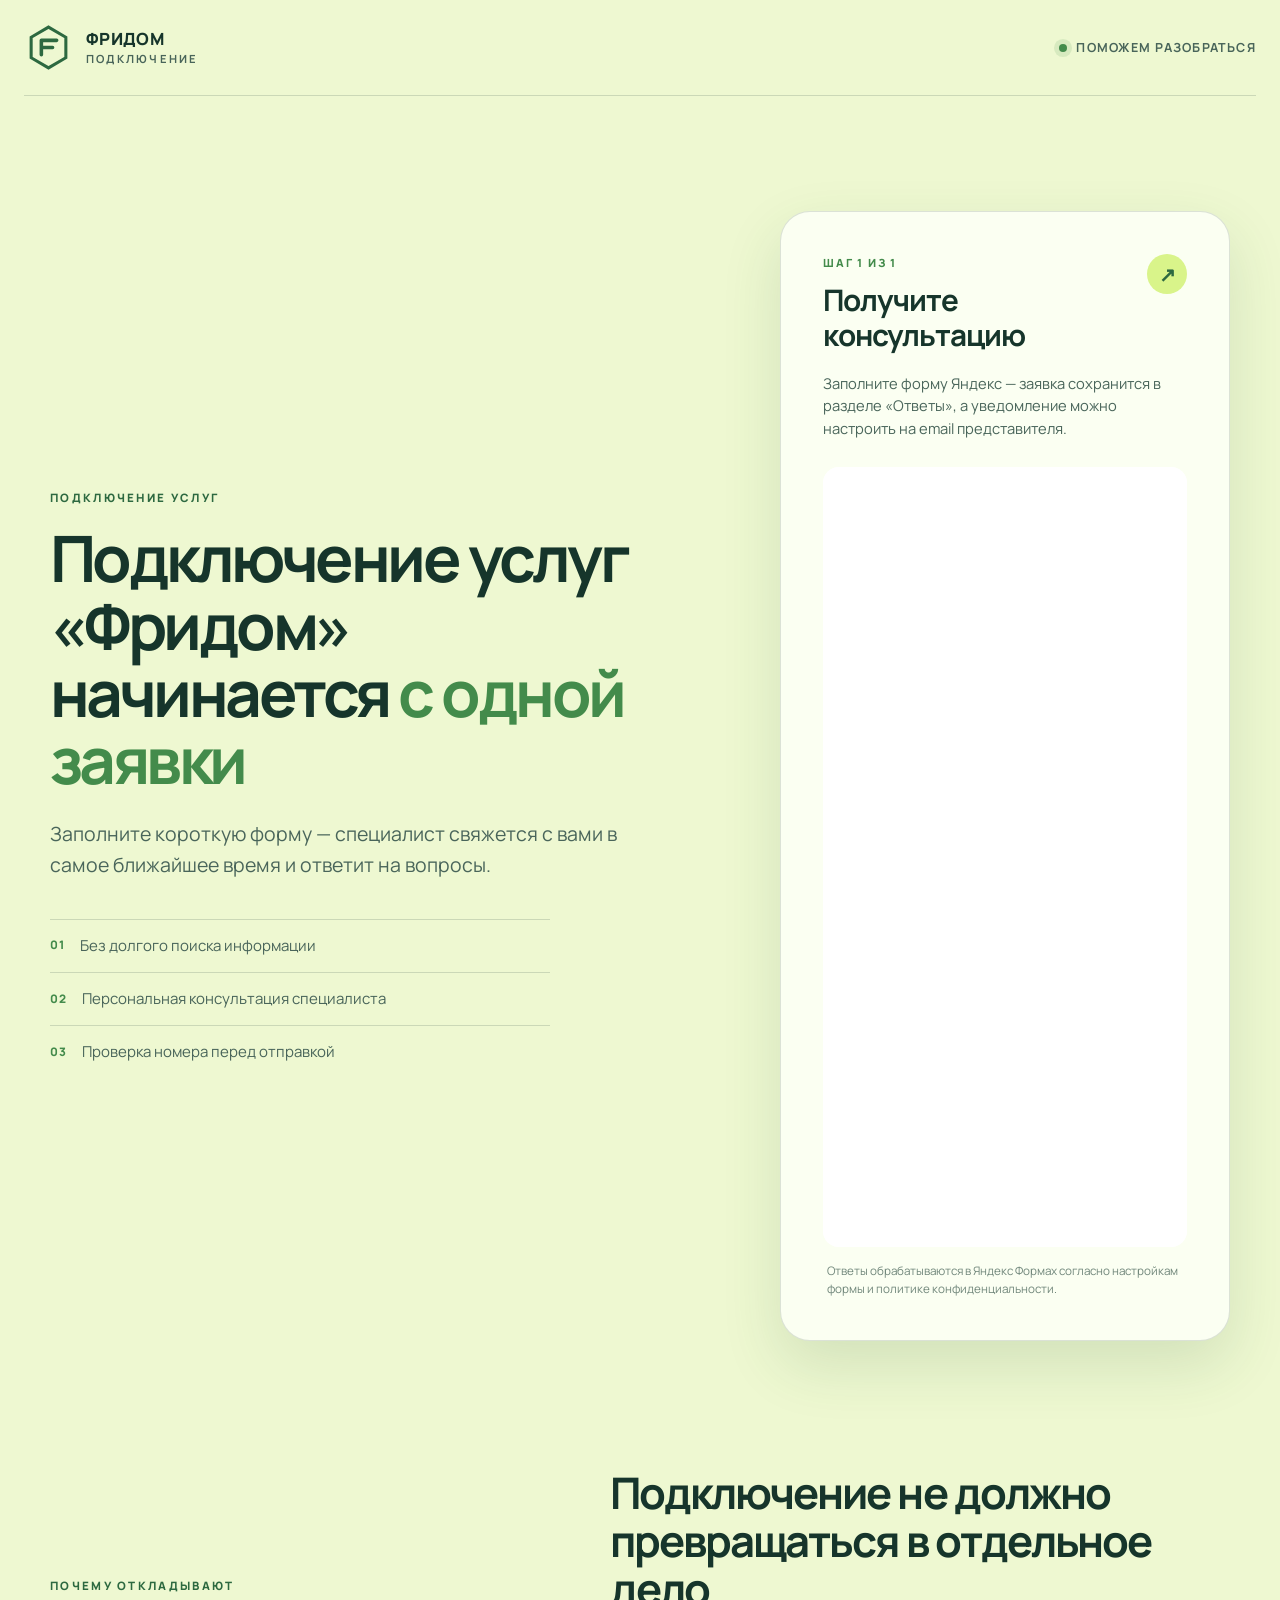
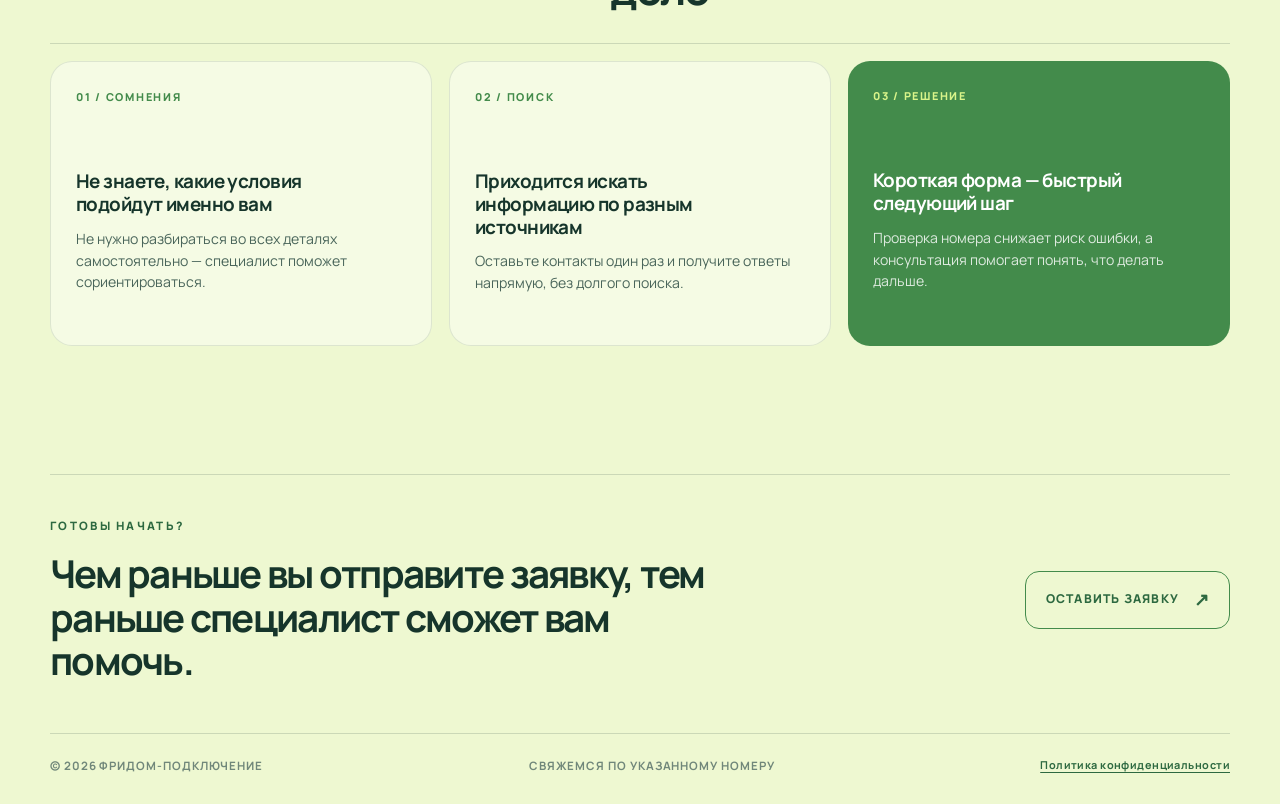
<file: index.html>
<!doctype html>
<html lang="ru">
  <head>
    <meta charset="UTF-8" />
    <meta name="viewport" content="width=device-width, initial-scale=1.0" />
    <meta name="description" content="Оставьте заявку на подключение услуг «Фридом» — специалист свяжется с вами в ближайшее время." />
    <title>ФРИДОМ-ПОДКЛЮЧЕНИЕ</title>
    <link rel="icon" type="image/svg+xml" href="favicon.svg" />
    <link rel="preconnect" href="https://fonts.googleapis.com" />
    <link rel="preconnect" href="https://fonts.gstatic.com" crossorigin />
    <link href="https://fonts.googleapis.com/css2?family=Manrope:wght@400;500;600;700;800&display=swap" rel="stylesheet" />
    <link rel="stylesheet" href="styles.css" />
  </head>
  <body>
    <header class="site-header">
      <a class="brand" href="index.html" aria-label="Фридом — на главную">
        <span class="brand-mark" aria-hidden="true">
          <svg viewBox="0 0 48 48" role="img">
            <path d="M24 4 41 14v20L24 44 7 34V14L24 4Z" fill="none" stroke="currentColor" stroke-width="3" />
            <path d="M17 31V17h15M17 24h11" fill="none" stroke="currentColor" stroke-width="3.5" stroke-linecap="round" stroke-linejoin="round" />
          </svg>
        </span>
        <span class="brand-copy">
          <strong>ФРИДОМ</strong>
          <span>подключение</span>
        </span>
      </a>
      <div class="header-note"><span class="status-dot" aria-hidden="true"></span>Поможем разобраться</div>
    </header>

    <main>
      <section class="hero shell">
        <div class="hero-copy">
          <p class="eyebrow">ПОДКЛЮЧЕНИЕ УСЛУГ</p>
          <h1>Подключение услуг «Фридом» начинается <span>с одной заявки</span></h1>
          <p class="hero-lead">Заполните короткую форму — специалист свяжется с вами в самое ближайшее время и ответит на вопросы.</p>

          <div class="hero-points" aria-label="Преимущества">
            <div class="point"><span class="point-number">01</span><span>Без долгого поиска информации</span></div>
            <div class="point"><span class="point-number">02</span><span>Персональная консультация специалиста</span></div>
            <div class="point"><span class="point-number">03</span><span>Проверка номера перед отправкой</span></div>
          </div>
        </div>

        <div class="form-card" id="form-card">
          <div class="form-card-top">
            <div>
              <p class="card-kicker">ШАГ 1 ИЗ 1</p>
              <h2>Получите консультацию</h2>
            </div>
            <span class="form-icon" aria-hidden="true">↗</span>
          </div>
          <p class="form-intro">Заполните форму Яндекс — заявка сохранится в разделе «Ответы», а уведомление можно настроить на email представителя.</p>

          <div class="yandex-form-shell">
            <iframe
              class="yandex-form-embed"
              src="https://forms.yandex.ru/u/6abe428c505690e5c751f89f?iframe=1"
              frameborder="0"
              name="ya-form-6abe428c505690e5c751f"
              title="Форма заявки на подключение услуг «Фридом»"
              loading="lazy"
            ></iframe>
          </div>
          <p class="privacy-note">Ответы обрабатываются в Яндекс Формах согласно настройкам формы и политике конфиденциальности.</p>
        </div>
      </section>

      <section class="details shell" aria-label="Как это помогает">
        <div class="section-heading">
          <p class="eyebrow">ПОЧЕМУ ОТКЛАДЫВАЮТ</p>
          <h2>Подключение не должно превращаться в отдельное дело</h2>
        </div>
        <div class="details-grid">
          <article class="detail-card problem-card">
            <span class="detail-label">01 / СОМНЕНИЯ</span>
            <h3>Не знаете, какие условия подойдут именно вам</h3>
            <p>Не нужно разбираться во всех деталях самостоятельно — специалист поможет сориентироваться.</p>
          </article>
          <article class="detail-card problem-card">
            <span class="detail-label">02 / ПОИСК</span>
            <h3>Приходится искать информацию по разным источникам</h3>
            <p>Оставьте контакты один раз и получите ответы напрямую, без долгого поиска.</p>
          </article>
          <article class="detail-card solution-card">
            <span class="detail-label">03 / РЕШЕНИЕ</span>
            <h3>Короткая форма — быстрый следующий шаг</h3>
            <p>Проверка номера снижает риск ошибки, а консультация помогает понять, что делать дальше.</p>
          </article>
        </div>
      </section>

      <section class="final-cta shell">
        <div>
          <p class="eyebrow">ГОТОВЫ НАЧАТЬ?</p>
          <h2>Чем раньше вы отправите заявку, тем раньше специалист сможет вам помочь.</h2>
        </div>
        <a class="outline-button" href="#form-card">ОСТАВИТЬ ЗАЯВКУ <span aria-hidden="true">↗</span></a>
      </section>
    </main>

    <footer class="site-footer shell">
      <span>© 2026 ФРИДОМ-ПОДКЛЮЧЕНИЕ</span>
      <span>Свяжемся по указанному номеру</span>
      <a class="footer-link" href="privacy.html">Политика конфиденциальности</a>
    </footer>

    <script src="https://forms.yandex.ru/_static/embed.js"></script>
    <script src="script.js"></script>
  </body>
</html>
</file>
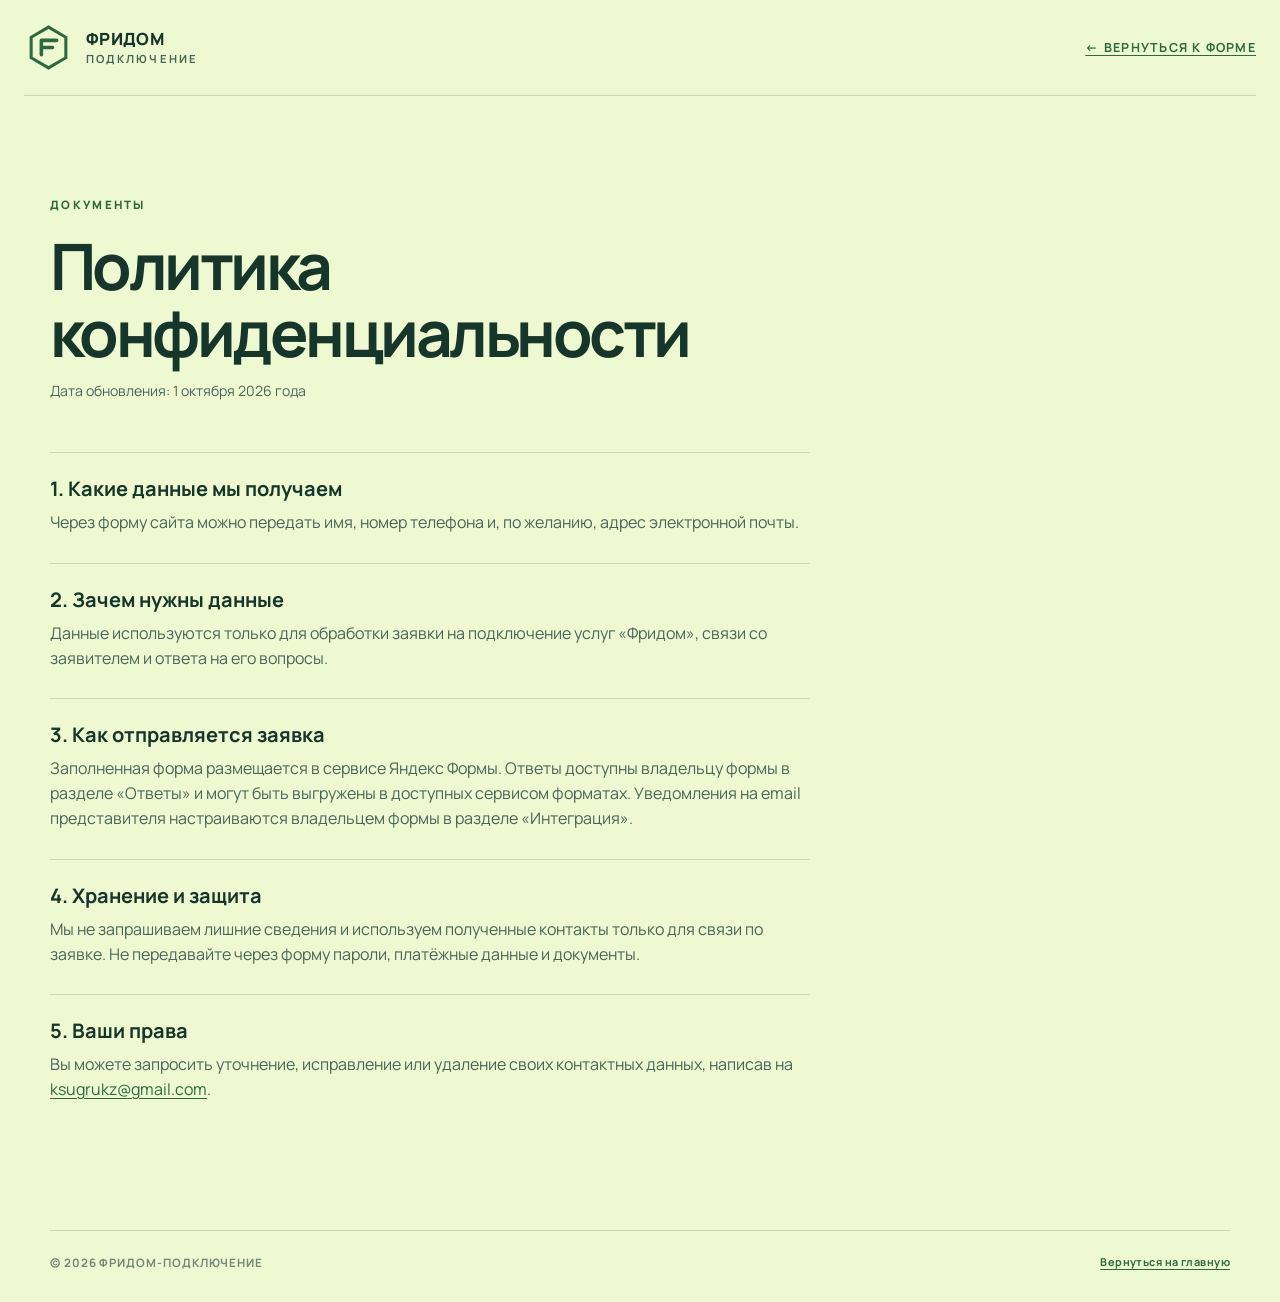
<file: privacy.html>
<!doctype html>
<html lang="ru">
  <head>
    <meta charset="UTF-8" />
    <meta name="viewport" content="width=device-width, initial-scale=1.0" />
    <meta name="description" content="Политика конфиденциальности сайта ФРИДОМ-ПОДКЛЮЧЕНИЕ." />
    <title>Политика конфиденциальности — ФРИДОМ-ПОДКЛЮЧЕНИЕ</title>
    <link rel="icon" type="image/svg+xml" href="favicon.svg" />
    <link rel="preconnect" href="https://fonts.googleapis.com" />
    <link rel="preconnect" href="https://fonts.gstatic.com" crossorigin />
    <link href="https://fonts.googleapis.com/css2?family=Manrope:wght@400;500;600;700;800&display=swap" rel="stylesheet" />
    <link rel="stylesheet" href="styles.css" />
  </head>
  <body>
    <header class="site-header">
      <a class="brand" href="index.html" aria-label="Фридом — на главную">
        <span class="brand-mark" aria-hidden="true">
          <svg viewBox="0 0 48 48" role="img">
            <path d="M24 4 41 14v20L24 44 7 34V14L24 4Z" fill="none" stroke="currentColor" stroke-width="3" />
            <path d="M17 31V17h15M17 24h11" fill="none" stroke="currentColor" stroke-width="3.5" stroke-linecap="round" stroke-linejoin="round" />
          </svg>
        </span>
        <span class="brand-copy"><strong>ФРИДОМ</strong><span>подключение</span></span>
      </a>
      <a class="header-note footer-link" href="index.html">← Вернуться к форме</a>
    </header>

    <main class="legal-main shell">
      <p class="eyebrow">ДОКУМЕНТЫ</p>
      <h1>Политика конфиденциальности</h1>
      <p class="legal-updated">Дата обновления: 1 октября 2026 года</p>

      <div class="legal-copy">
        <section>
          <h2>1. Какие данные мы получаем</h2>
          <p>Через форму сайта можно передать имя, номер телефона и, по желанию, адрес электронной почты.</p>
        </section>
        <section>
          <h2>2. Зачем нужны данные</h2>
          <p>Данные используются только для обработки заявки на подключение услуг «Фридом», связи со заявителем и ответа на его вопросы.</p>
        </section>
        <section>
          <h2>3. Как отправляется заявка</h2>
          <p>Заполненная форма размещается в сервисе Яндекс Формы. Ответы доступны владельцу формы в разделе «Ответы» и могут быть выгружены в доступных сервисом форматах. Уведомления на email представителя настраиваются владельцем формы в разделе «Интеграция».</p>
        </section>
        <section>
          <h2>4. Хранение и защита</h2>
          <p>Мы не запрашиваем лишние сведения и используем полученные контакты только для связи по заявке. Не передавайте через форму пароли, платёжные данные и документы.</p>
        </section>
        <section>
          <h2>5. Ваши права</h2>
          <p>Вы можете запросить уточнение, исправление или удаление своих контактных данных, написав на <a href="mailto:ksugrukz@gmail.com">ksugrukz@gmail.com</a>.</p>
        </section>
      </div>
    </main>

    <footer class="site-footer shell">
      <span>© 2026 ФРИДОМ-ПОДКЛЮЧЕНИЕ</span>
      <a class="footer-link" href="index.html">Вернуться на главную</a>
    </footer>
  </body>
</html>
</file>
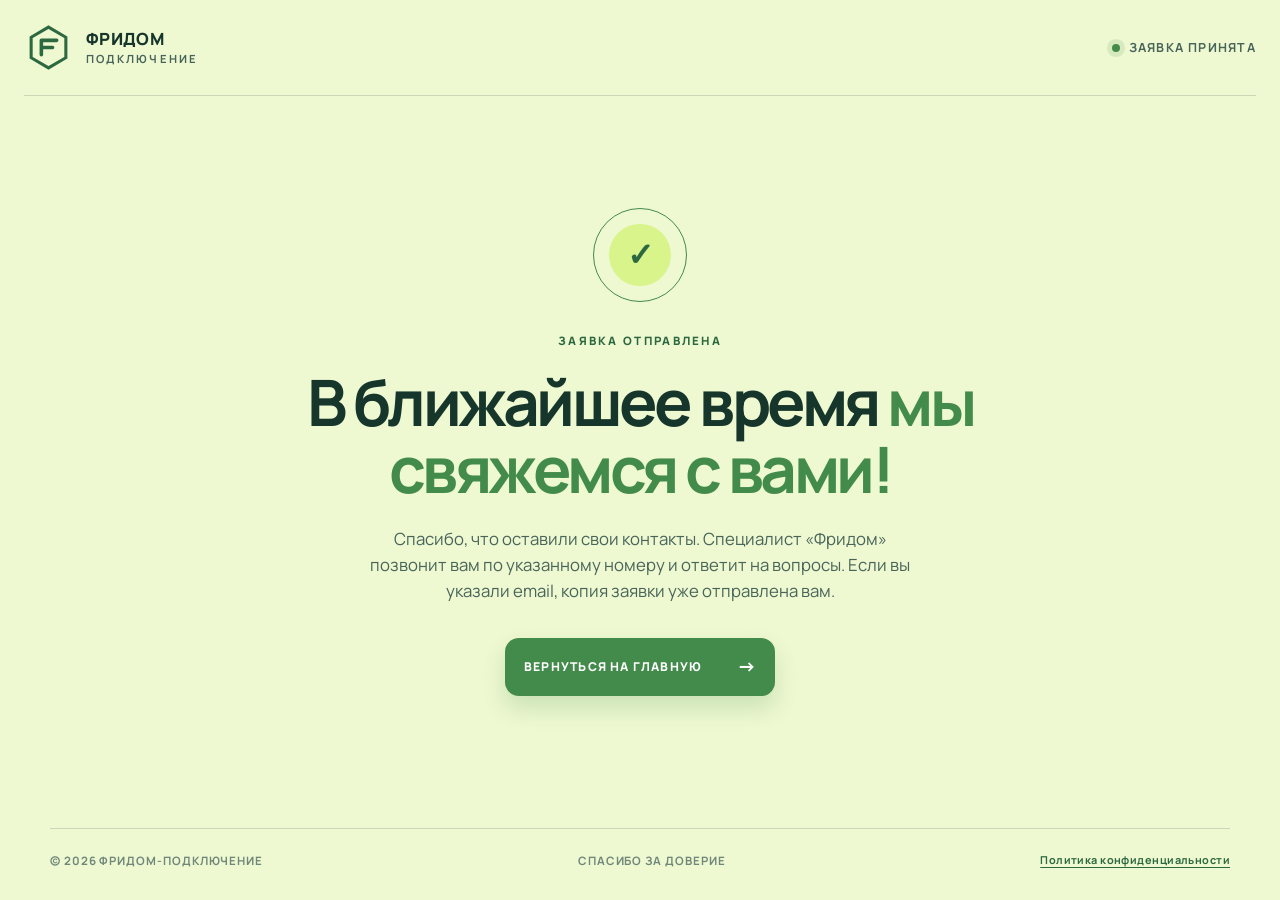
<file: success.html>
<!doctype html>
<html lang="ru">
  <head>
    <meta charset="UTF-8" />
    <meta name="viewport" content="width=device-width, initial-scale=1.0" />
    <meta name="description" content="Заявка на подключение услуг «Фридом» принята." />
    <title>Заявка отправлена — ФРИДОМ-ПОДКЛЮЧЕНИЕ</title>
    <link rel="icon" type="image/svg+xml" href="favicon.svg" />
    <link rel="preconnect" href="https://fonts.googleapis.com" />
    <link rel="preconnect" href="https://fonts.gstatic.com" crossorigin />
    <link href="https://fonts.googleapis.com/css2?family=Manrope:wght@400;500;600;700;800&display=swap" rel="stylesheet" />
    <link rel="stylesheet" href="styles.css" />
  </head>
  <body class="success-page">
    <header class="site-header">
      <a class="brand" href="index.html" aria-label="Фридом — на главную">
        <span class="brand-mark" aria-hidden="true">
          <svg viewBox="0 0 48 48" role="img">
            <path d="M24 4 41 14v20L24 44 7 34V14L24 4Z" fill="none" stroke="currentColor" stroke-width="3" />
            <path d="M17 31V17h15M17 24h11" fill="none" stroke="currentColor" stroke-width="3.5" stroke-linecap="round" stroke-linejoin="round" />
          </svg>
        </span>
        <span class="brand-copy"><strong>ФРИДОМ</strong><span>подключение</span></span>
      </a>
      <div class="header-note"><span class="status-dot" aria-hidden="true"></span>Заявка принята</div>
    </header>

    <main class="success-main shell">
      <div class="success-orbit" aria-hidden="true"><span>✓</span></div>
      <p class="eyebrow">ЗАЯВКА ОТПРАВЛЕНА</p>
      <h1>В ближайшее время <span>мы свяжемся с вами!</span></h1>
      <p class="success-copy">Спасибо, что оставили свои контакты. Специалист «Фридом» позвонит вам по указанному номеру и ответит на вопросы. Если вы указали email, копия заявки уже отправлена вам.</p>
      <a class="submit-button success-button" href="index.html"><span>ВЕРНУТЬСЯ НА ГЛАВНУЮ</span><span class="button-arrow" aria-hidden="true">→</span></a>
    </main>

    <footer class="site-footer shell">
      <span>© 2026 ФРИДОМ-ПОДКЛЮЧЕНИЕ</span>
      <span>Спасибо за доверие</span>
      <a class="footer-link" href="privacy.html">Политика конфиденциальности</a>
    </footer>
  </body>
</html>
</file>
<file: styles.css>
:root {
  --ink: #16352b;
  --ink-soft: #49655a;
  --green: #438b4b;
  --green-deep: #2d6940;
  --lime: #d9f48a;
  --lime-pale: #eef8d1;
  --cream: #fbfff2;
  --line: rgba(22, 53, 43, 0.16);
  --shadow: 0 24px 60px rgba(46, 95, 50, 0.14);
}

* { box-sizing: border-box; }

html { scroll-behavior: smooth; }

body {
  margin: 0;
  background: var(--lime-pale);
  color: var(--ink);
  font-family: "Manrope", Arial, sans-serif;
  font-size: 16px;
  line-height: 1.55;
}

a { color: inherit; text-decoration: none; }
button, input { font: inherit; }
button, a { -webkit-tap-highlight-color: transparent; }

.shell { width: min(1180px, calc(100% - 48px)); margin-inline: auto; }

.site-header {
  width: min(1360px, calc(100% - 48px));
  min-height: 96px;
  margin: 0 auto;
  display: flex;
  align-items: center;
  justify-content: space-between;
  gap: 24px;
  border-bottom: 1px solid var(--line);
}

.brand { display: inline-flex; align-items: center; gap: 13px; }
.brand-mark { display: grid; width: 49px; height: 49px; place-items: center; color: var(--green-deep); }
.brand-mark svg { width: 100%; height: 100%; }
.brand-copy { display: grid; line-height: 1.05; letter-spacing: .02em; text-transform: uppercase; }
.brand-copy strong { font-size: 1.05rem; font-weight: 800; }
.brand-copy span { margin-top: 5px; color: var(--ink-soft); font-size: .7rem; font-weight: 700; letter-spacing: .2em; }
.header-note { display: flex; align-items: center; gap: 9px; color: var(--ink-soft); font-size: .78rem; font-weight: 700; text-transform: uppercase; letter-spacing: .1em; }
.status-dot { width: 8px; height: 8px; border-radius: 50%; background: var(--green); box-shadow: 0 0 0 5px rgba(67, 139, 75, .13); }

.hero { display: grid; grid-template-columns: minmax(0, 1fr) minmax(370px, 450px); align-items: center; gap: clamp(56px, 9vw, 136px); padding-top: clamp(66px, 9vw, 120px); padding-bottom: clamp(80px, 10vw, 140px); }
.eyebrow { margin: 0 0 18px; color: var(--green-deep); font-size: .72rem; font-weight: 800; letter-spacing: .2em; text-transform: uppercase; }
h1, h2, h3, p { margin-top: 0; }
h1 { max-width: 670px; margin-bottom: 25px; font-size: clamp(2.35rem, 5vw, 4.65rem); line-height: 1.05; letter-spacing: -.055em; }
h1 span { color: var(--green); }
.hero-lead { max-width: 590px; margin-bottom: 38px; color: var(--ink-soft); font-size: clamp(1.04rem, 1.8vw, 1.22rem); line-height: 1.6; }
.hero-points { display: grid; gap: 15px; max-width: 500px; }
.point { display: flex; align-items: center; gap: 15px; padding-top: 14px; border-top: 1px solid var(--line); color: var(--ink-soft); font-size: .94rem; }
.point-number { color: var(--green); font-size: .73rem; font-weight: 800; letter-spacing: .09em; }

.form-card { padding: clamp(28px, 4vw, 42px); border: 1px solid rgba(22, 53, 43, .14); border-radius: 30px; background: var(--cream); box-shadow: var(--shadow); }
.form-card-top { display: flex; align-items: flex-start; justify-content: space-between; gap: 20px; }
.card-kicker { margin-bottom: 10px; color: var(--green); font-size: .7rem; font-weight: 800; letter-spacing: .16em; }
.form-card h2 { margin-bottom: 0; font-size: clamp(1.45rem, 2.5vw, 1.85rem); line-height: 1.2; letter-spacing: -.035em; }
.form-icon { display: grid; width: 40px; height: 40px; flex: 0 0 40px; place-items: center; border-radius: 50%; background: var(--lime); color: var(--green-deep); font-size: 1.25rem; font-weight: 800; }
.form-intro { margin: 19px 0 27px; color: var(--ink-soft); font-size: .92rem; line-height: 1.55; }
.yandex-form-shell { margin-top: 12px; overflow: hidden; border-radius: 16px; background: #fff; }
.yandex-form-embed { display: block; width: 100%; height: 780px; min-height: 780px; border: 0; background: #fff; }
.field { display: block; margin-bottom: 18px; }
.field > span { display: block; margin-bottom: 8px; font-size: .82rem; font-weight: 800; }
.field input { width: 100%; min-height: 58px; padding: 0 17px; border: 1px solid var(--line); border-radius: 14px; outline: none; background: #fff; color: var(--ink); transition: border-color .2s, box-shadow .2s; }
.field input::placeholder { color: #9aada3; }
.field input:focus { border-color: var(--green); box-shadow: 0 0 0 4px rgba(67, 139, 75, .12); }
.field input[aria-invalid="true"] { border-color: #c4554a; }
.field em { color: #71877b; font-size: .72rem; font-style: normal; font-weight: 500; }
.field-error { display: block; min-height: 1.15em; margin-top: 5px; color: #b24036; font-size: .76rem; }
.honeypot { position: absolute; left: -10000px; width: 1px; height: 1px; opacity: 0; }
.consent-field { display: flex; align-items: flex-start; gap: 10px; margin: 2px 0 0; color: var(--ink-soft); font-size: .75rem; line-height: 1.45; }
.consent-field input { width: 17px; height: 17px; flex: 0 0 17px; margin: 1px 0 0; accent-color: var(--green); }
.consent-field input[aria-invalid="true"] { outline: 2px solid #c4554a; outline-offset: 2px; }
.consent-field a, .footer-link { color: var(--green-deep); text-decoration: underline; text-underline-offset: 3px; }
.consent-error { margin: 5px 0 10px 27px; }
.submit-button, .outline-button { display: inline-flex; align-items: center; justify-content: space-between; gap: 15px; min-height: 58px; border-radius: 14px; font-size: .76rem; font-weight: 800; letter-spacing: .1em; text-transform: uppercase; transition: transform .2s, box-shadow .2s, background .2s; }
.submit-button { width: 100%; padding: 0 19px; border: 0; cursor: pointer; background: var(--green); color: white; box-shadow: 0 12px 22px rgba(67, 139, 75, .2); }
.submit-button:hover, .submit-button:focus-visible { background: var(--green-deep); box-shadow: 0 16px 28px rgba(67, 139, 75, .25); transform: translateY(-2px); }
.submit-button:focus-visible, .outline-button:focus-visible, .brand:focus-visible { outline: 3px solid rgba(45, 105, 64, .35); outline-offset: 4px; }
.button-arrow { font-size: 1.2rem; letter-spacing: 0; }
.privacy-note { margin: 16px 4px 0; color: #71877b; font-size: .73rem; line-height: 1.5; }
.form-status { min-height: 1.2em; margin: 9px 4px 0; color: #b24036; font-size: .78rem; }

.details { padding-bottom: clamp(80px, 10vw, 140px); }
.section-heading { display: flex; align-items: end; justify-content: space-between; gap: 40px; padding-bottom: 30px; border-bottom: 1px solid var(--line); }
.section-heading h2 { max-width: 620px; margin: 0; font-size: clamp(1.8rem, 3.4vw, 3rem); line-height: 1.1; letter-spacing: -.045em; }
.details-grid { display: grid; grid-template-columns: repeat(3, 1fr); gap: 17px; padding-top: 17px; }
.detail-card { min-height: 285px; padding: 27px 25px; border-radius: 22px; }
.problem-card { background: rgba(255,255,255,.42); border: 1px solid rgba(22, 53, 43, .11); }
.solution-card { background: var(--green); color: white; }
.detail-label { display: block; margin-bottom: 65px; color: var(--green); font-size: .68rem; font-weight: 800; letter-spacing: .16em; }
.solution-card .detail-label { color: var(--lime); }
.detail-card h3 { max-width: 290px; margin-bottom: 12px; font-size: 1.18rem; line-height: 1.2; letter-spacing: -.03em; }
.detail-card p { max-width: 315px; margin: 0; color: var(--ink-soft); font-size: .88rem; }
.solution-card p { color: rgba(255,255,255,.82); }

.final-cta { display: flex; align-items: center; justify-content: space-between; gap: 30px; padding: 42px 0 50px; border-top: 1px solid var(--line); }
.final-cta h2 { max-width: 690px; margin: 0; font-size: clamp(1.65rem, 3vw, 2.6rem); line-height: 1.13; letter-spacing: -.045em; }
.outline-button { flex: 0 0 auto; padding: 0 20px; border: 1px solid var(--green); color: var(--green-deep); }
.outline-button:hover, .outline-button:focus-visible { background: var(--lime); transform: translateY(-2px); }
.outline-button span { font-size: 1.15rem; letter-spacing: 0; }
.site-footer { display: flex; justify-content: space-between; gap: 20px; padding-top: 23px; padding-bottom: 30px; border-top: 1px solid var(--line); color: #70877a; font-size: .72rem; font-weight: 700; letter-spacing: .08em; text-transform: uppercase; }
.site-footer .footer-link { font-size: .68rem; letter-spacing: .04em; text-transform: none; }

.success-page { min-height: 100vh; display: flex; flex-direction: column; }
.success-page .success-main { flex: 1; width: min(760px, calc(100% - 48px)); display: flex; flex-direction: column; align-items: center; justify-content: center; text-align: center; padding-top: 70px; padding-bottom: 90px; }
.success-orbit { display: grid; width: 94px; height: 94px; margin-bottom: 30px; place-items: center; border: 1px solid var(--green); border-radius: 50%; color: var(--green-deep); }
.success-orbit span { display: grid; width: 62px; height: 62px; place-items: center; border-radius: 50%; background: var(--lime); font-size: 2rem; font-weight: 600; }
.success-main h1 { max-width: 760px; margin-bottom: 24px; }
.success-copy { max-width: 550px; margin-bottom: 34px; color: var(--ink-soft); font-size: 1.05rem; }
.success-button { width: auto; min-width: 270px; }

.legal-main { padding-top: clamp(55px, 8vw, 100px); padding-bottom: clamp(70px, 10vw, 130px); }
.legal-main h1 { max-width: 800px; margin-bottom: 14px; }
.legal-updated { margin-bottom: 50px; color: var(--ink-soft); font-size: .88rem; }
.legal-copy { max-width: 760px; display: grid; gap: 28px; }
.legal-copy section { padding-top: 24px; border-top: 1px solid var(--line); }
.legal-copy h2 { margin-bottom: 9px; font-size: 1.25rem; line-height: 1.2; }
.legal-copy p { margin-bottom: 0; color: var(--ink-soft); }
.legal-copy a { color: var(--green-deep); text-decoration: underline; text-underline-offset: 3px; }

@media (max-width: 820px) {
  .hero { grid-template-columns: 1fr; gap: 50px; padding-top: 58px; }
  .hero-copy { max-width: 680px; }
  .form-card { max-width: 560px; }
  .section-heading { display: block; }
  .section-heading .eyebrow { margin-bottom: 15px; }
  .details-grid { grid-template-columns: 1fr; }
  .detail-card { min-height: auto; }
  .detail-label { margin-bottom: 42px; }
  .final-cta { align-items: flex-start; flex-direction: column; }
}

@media (max-width: 560px) {
  .shell, .site-header { width: min(100% - 32px, 1180px); }
  .site-header { min-height: 78px; }
  .brand-mark { width: 42px; height: 42px; }
  .brand-copy strong { font-size: .9rem; }
  .brand-copy span { font-size: .58rem; }
  .header-note { font-size: .62rem; letter-spacing: .06em; }
  .status-dot { width: 6px; height: 6px; }
  h1 { font-size: clamp(2.3rem, 12vw, 3.7rem); }
  .hero { padding-top: 46px; padding-bottom: 78px; }
  .form-card { padding: 23px 19px; border-radius: 23px; }
  .yandex-form-embed { height: 860px; min-height: 860px; }
  .final-cta { padding-top: 30px; }
  .outline-button { width: 100%; }
  .site-footer { display: grid; gap: 8px; font-size: .65rem; }
  .success-page .success-main { width: min(100% - 32px, 760px); padding-top: 45px; padding-bottom: 65px; }
  .success-main h1 { font-size: clamp(2.25rem, 11vw, 3.5rem); }
  .success-copy { font-size: .98rem; }
  .success-button { min-width: 0; }
}

@media (prefers-reduced-motion: reduce) {
  html { scroll-behavior: auto; }
  *, *::before, *::after { transition-duration: .01ms !important; animation-duration: .01ms !important; }
}
</file>
